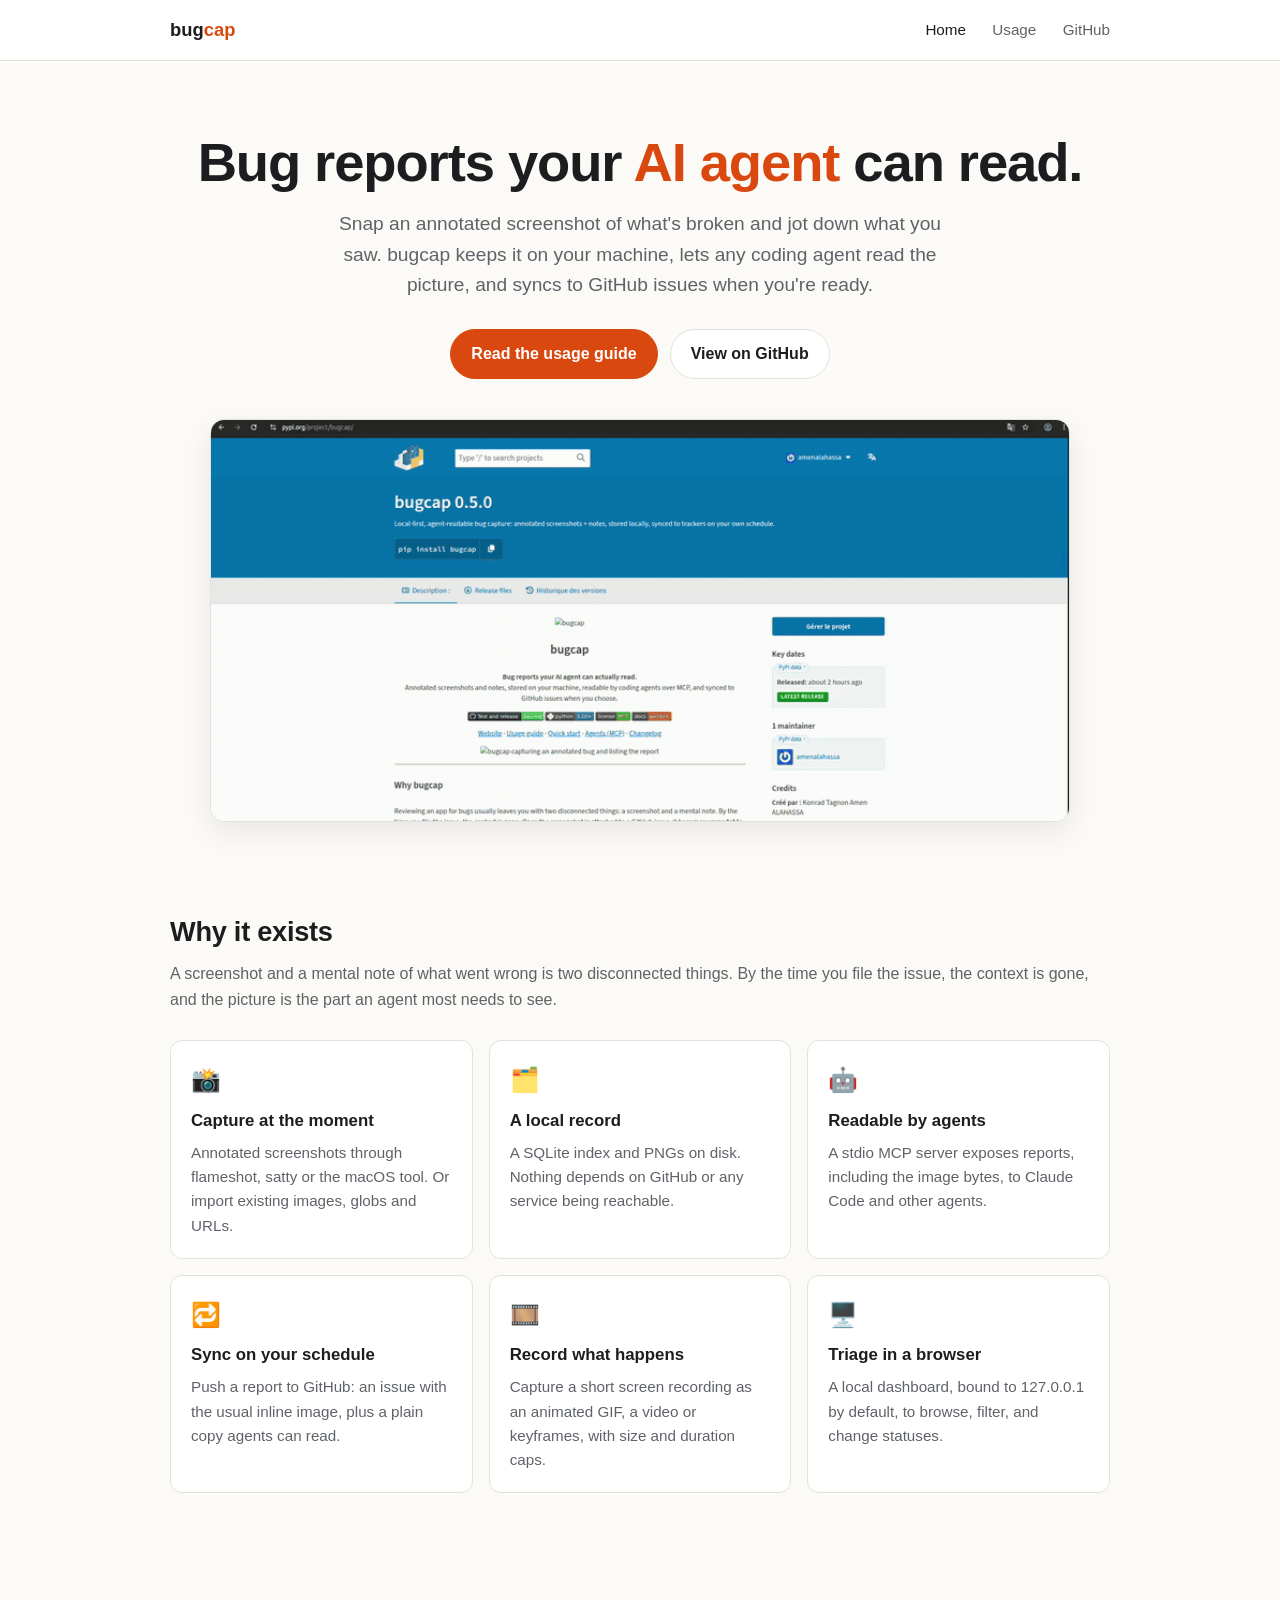
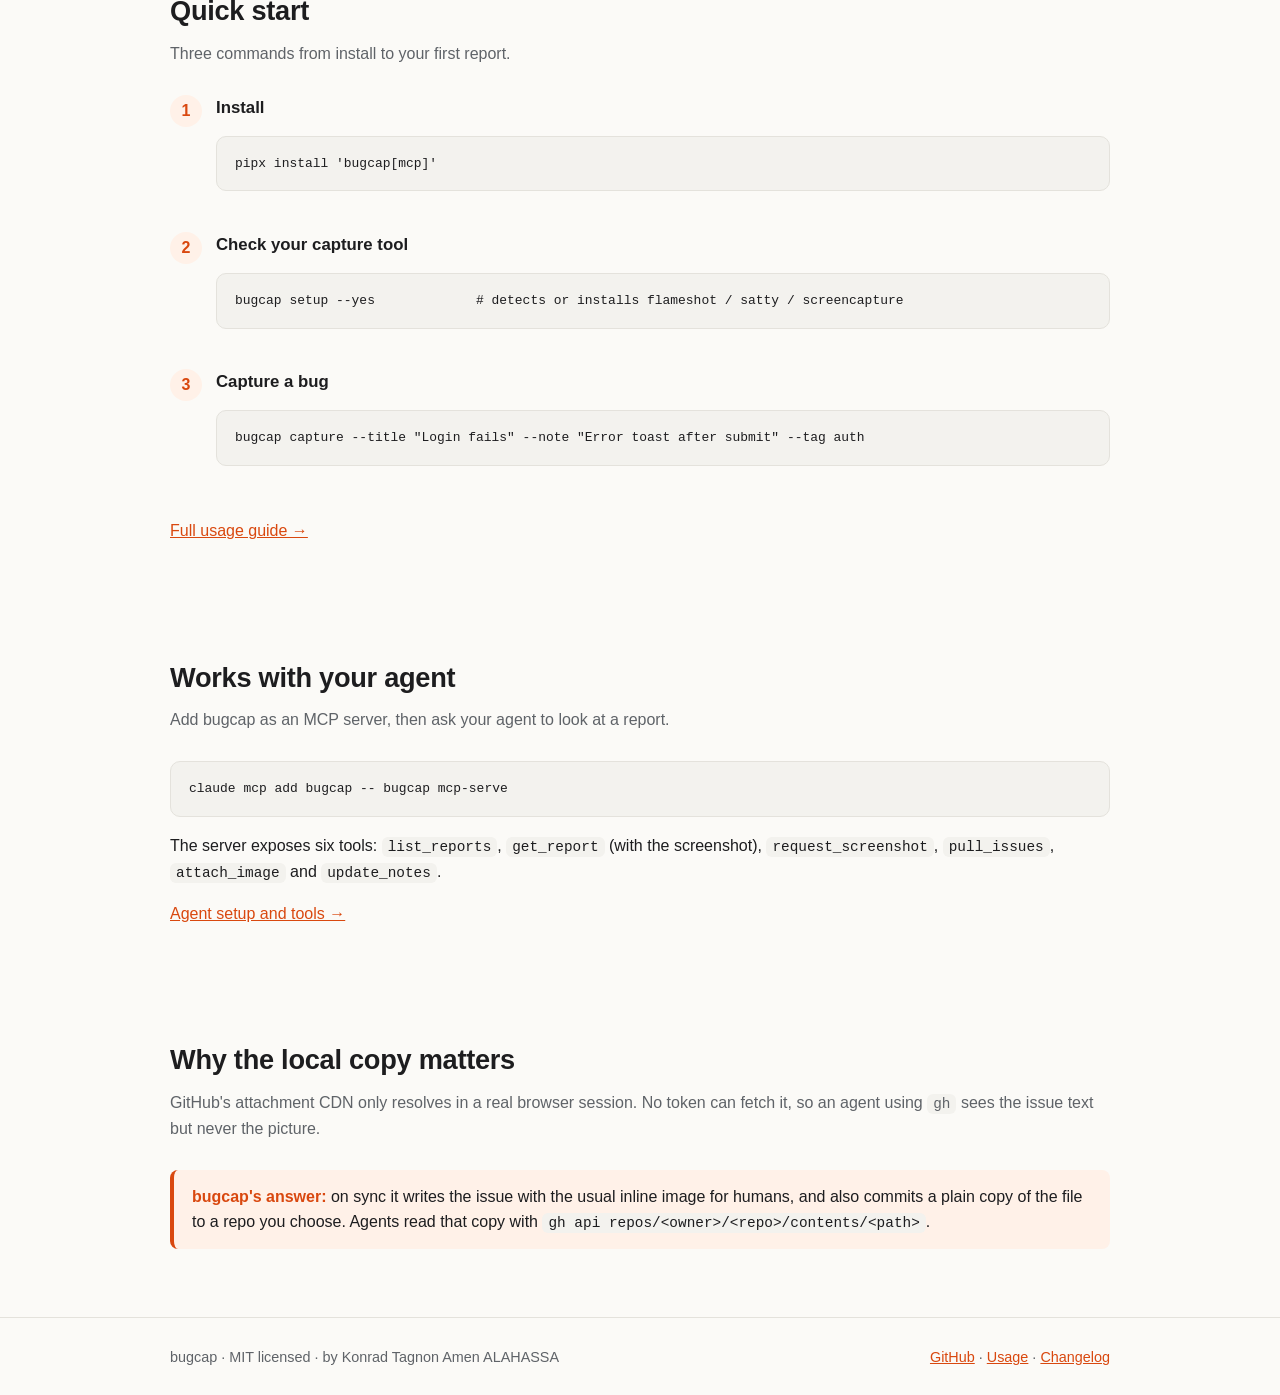
<file: docs/index.html>
<!doctype html>
<html lang="en">
<head>
  <meta charset="utf-8">
  <meta name="viewport" content="width=device-width, initial-scale=1">
  <title>bugcap — bug capture your AI agent can read</title>
  <meta name="description" content="Local-first bug capture: annotated screenshots and notes, stored on your machine, readable by AI coding agents over MCP, synced to GitHub issues when you choose.">
  <meta property="og:title" content="bugcap">
  <meta property="og:description" content="Annotated bug screenshots that AI coding agents can actually read.">
  <link rel="stylesheet" href="assets/style.css">
</head>
<body>

<header class="site">
  <div class="wrap">
    <a class="brand" href="./">bug<span>cap</span></a>
    <nav>
      <a href="./" aria-current="page">Home</a>
      <a href="usage.html">Usage</a>
      <a href="https://github.com/amenalahassa/bugcap">GitHub</a>
    </nav>
  </div>
</header>

<main>
  <div class="hero wrap">
    <h1>Bug reports your <span>AI agent</span> can read.</h1>
    <p class="lead">Snap an annotated screenshot of what's broken and jot down what you saw. bugcap keeps it on your machine, lets any coding agent read the picture, and syncs to GitHub issues when you're ready.</p>
    <div class="cta">
      <a class="btn primary" href="usage.html">Read the usage guide</a>
      <a class="btn" href="https://github.com/amenalahassa/bugcap">View on GitHub</a>
    </div>
    <div class="demo">
      <img src="assets/demo.gif" alt="bugcap live: screenshot a broken page, file a bug with a note, then read it back with bugcap show" onerror="this.parentElement.style.display='none'">
    </div>
  </div>

  <section>
    <div class="wrap">
      <h2>Why it exists</h2>
      <p class="sub">A screenshot and a mental note of what went wrong is two disconnected things. By the time you file the issue, the context is gone, and the picture is the part an agent most needs to see.</p>
      <div class="grid">
        <div class="card">
          <div class="icon">📸</div>
          <h3>Capture at the moment</h3>
          <p>Annotated screenshots through flameshot, satty or the macOS tool. Or import existing images, globs and URLs.</p>
        </div>
        <div class="card">
          <div class="icon">🗂️</div>
          <h3>A local record</h3>
          <p>A SQLite index and PNGs on disk. Nothing depends on GitHub or any service being reachable.</p>
        </div>
        <div class="card">
          <div class="icon">🤖</div>
          <h3>Readable by agents</h3>
          <p>A stdio MCP server exposes reports, including the image bytes, to Claude Code and other agents.</p>
        </div>
        <div class="card">
          <div class="icon">🔁</div>
          <h3>Sync on your schedule</h3>
          <p>Push a report to GitHub: an issue with the usual inline image, plus a plain copy agents can read.</p>
        </div>
        <div class="card">
          <div class="icon">🎞️</div>
          <h3>Record what happens</h3>
          <p>Capture a short screen recording as an animated GIF, a video or keyframes, with size and duration caps.</p>
        </div>
        <div class="card">
          <div class="icon">🖥️</div>
          <h3>Triage in a browser</h3>
          <p>A local dashboard, bound to 127.0.0.1 by default, to browse, filter, and change statuses.</p>
        </div>
      </div>
    </div>
  </section>

  <section>
    <div class="wrap">
      <h2>Quick start</h2>
      <p class="sub">Three commands from install to your first report.</p>
      <ol class="steps">
        <li>
          <h3>Install</h3>
          <pre><code>pipx install 'bugcap[mcp]'</code></pre>
        </li>
        <li>
          <h3>Check your capture tool</h3>
          <pre><code>bugcap setup --yes             # detects or installs flameshot / satty / screencapture</code></pre>
        </li>
        <li>
          <h3>Capture a bug</h3>
          <pre><code>bugcap capture --title "Login fails" --note "Error toast after submit" --tag auth</code></pre>
        </li>
      </ol>
      <p><a href="usage.html">Full usage guide →</a></p>
    </div>
  </section>

  <section>
    <div class="wrap">
      <h2>Works with your agent</h2>
      <p class="sub">Add bugcap as an MCP server, then ask your agent to look at a report.</p>
<pre><code>claude mcp add bugcap -- bugcap mcp-serve</code></pre>
      <p>The server exposes six tools: <code>list_reports</code>, <code>get_report</code> (with the screenshot), <code>request_screenshot</code>, <code>pull_issues</code>, <code>attach_image</code> and <code>update_notes</code>.</p>
      <p><a href="usage.html#mcp">Agent setup and tools →</a></p>
    </div>
  </section>

  <section>
    <div class="wrap">
      <h2>Why the local copy matters</h2>
      <p class="sub">GitHub's attachment CDN only resolves in a real browser session. No token can fetch it, so an agent using <code>gh</code> sees the issue text but never the picture.</p>
      <div class="callout">
        <strong>bugcap's answer:</strong> on sync it writes the issue with the usual inline image for humans, and also commits a plain copy of the file to a repo you choose. Agents read that copy with <code>gh api repos/&lt;owner&gt;/&lt;repo&gt;/contents/&lt;path&gt;</code>.
      </div>
    </div>
  </section>
</main>

<footer class="site">
  <div class="wrap">
    <span>bugcap · MIT licensed · by Konrad Tagnon Amen ALAHASSA</span>
    <span><a href="https://github.com/amenalahassa/bugcap">GitHub</a> · <a href="usage.html">Usage</a> · <a href="https://github.com/amenalahassa/bugcap/blob/master/CHANGELOG.md">Changelog</a></span>
  </div>
</footer>

</body>
</html>
</file>
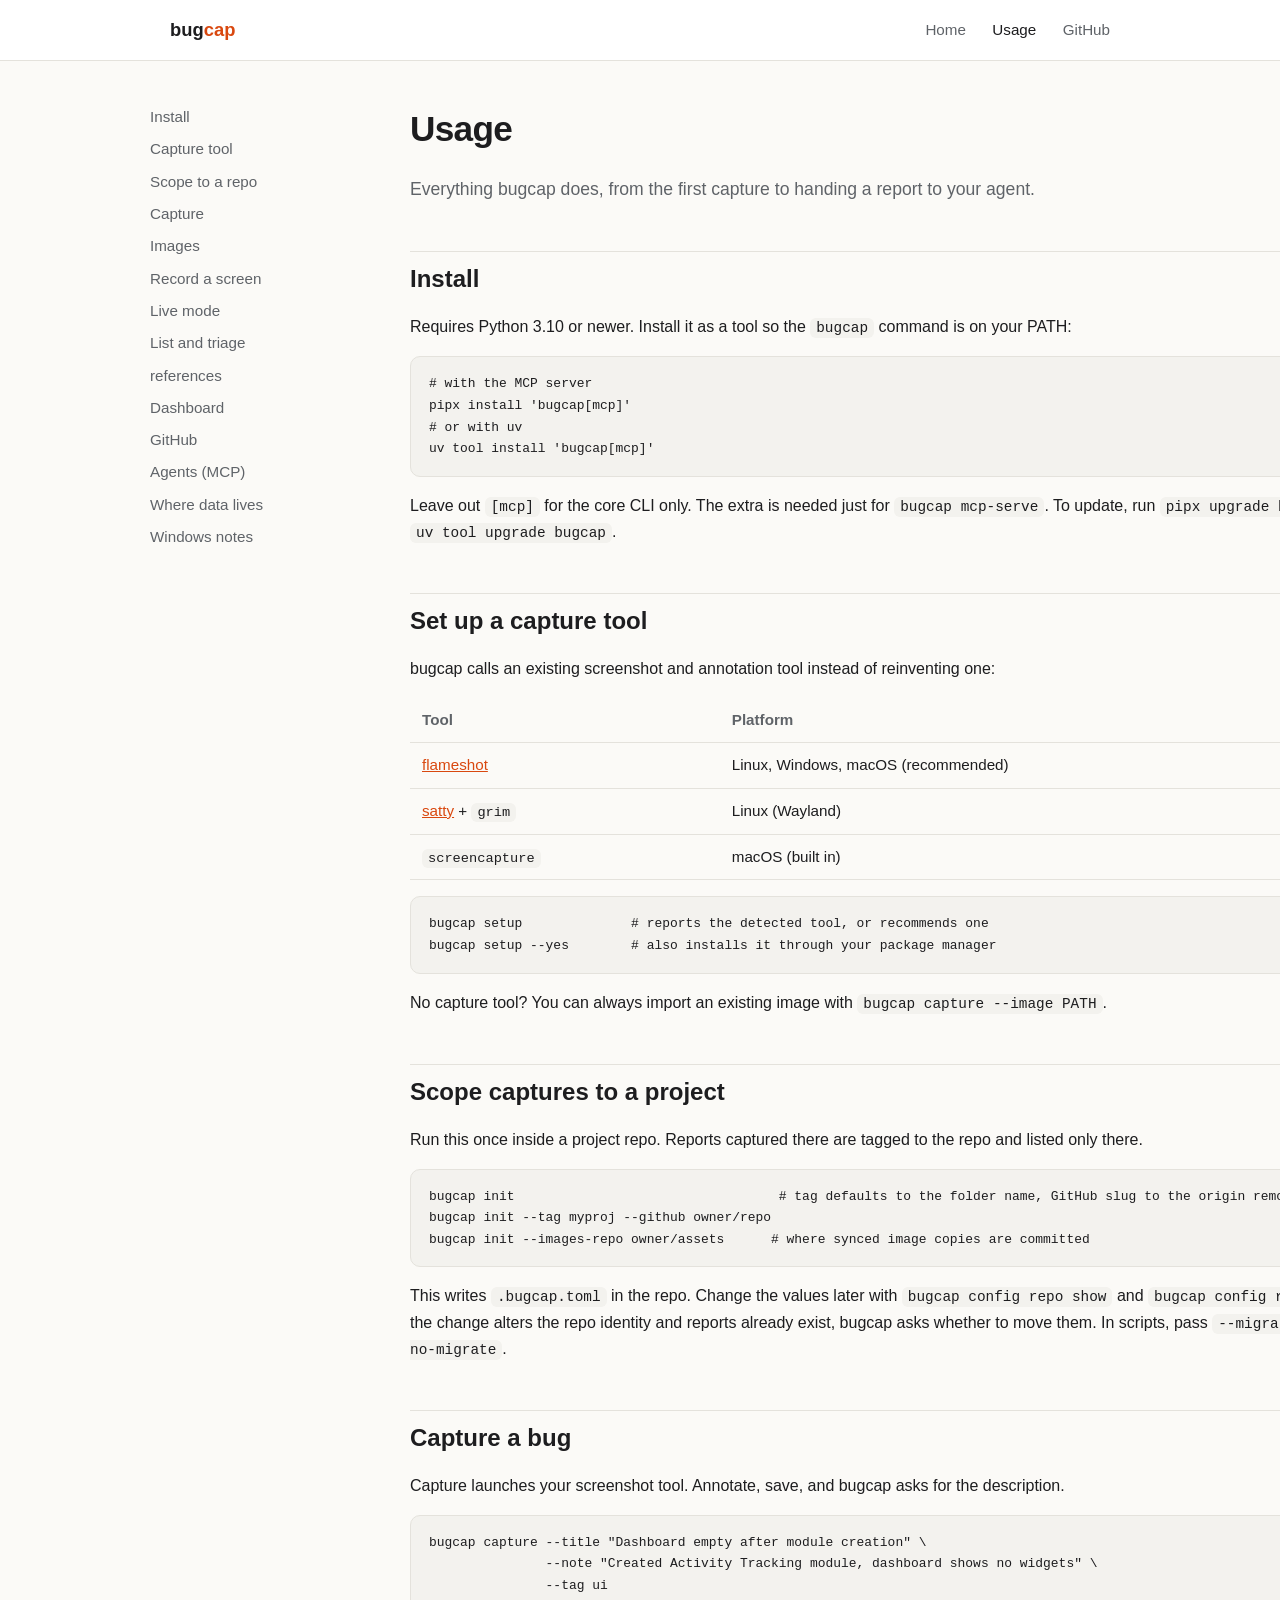
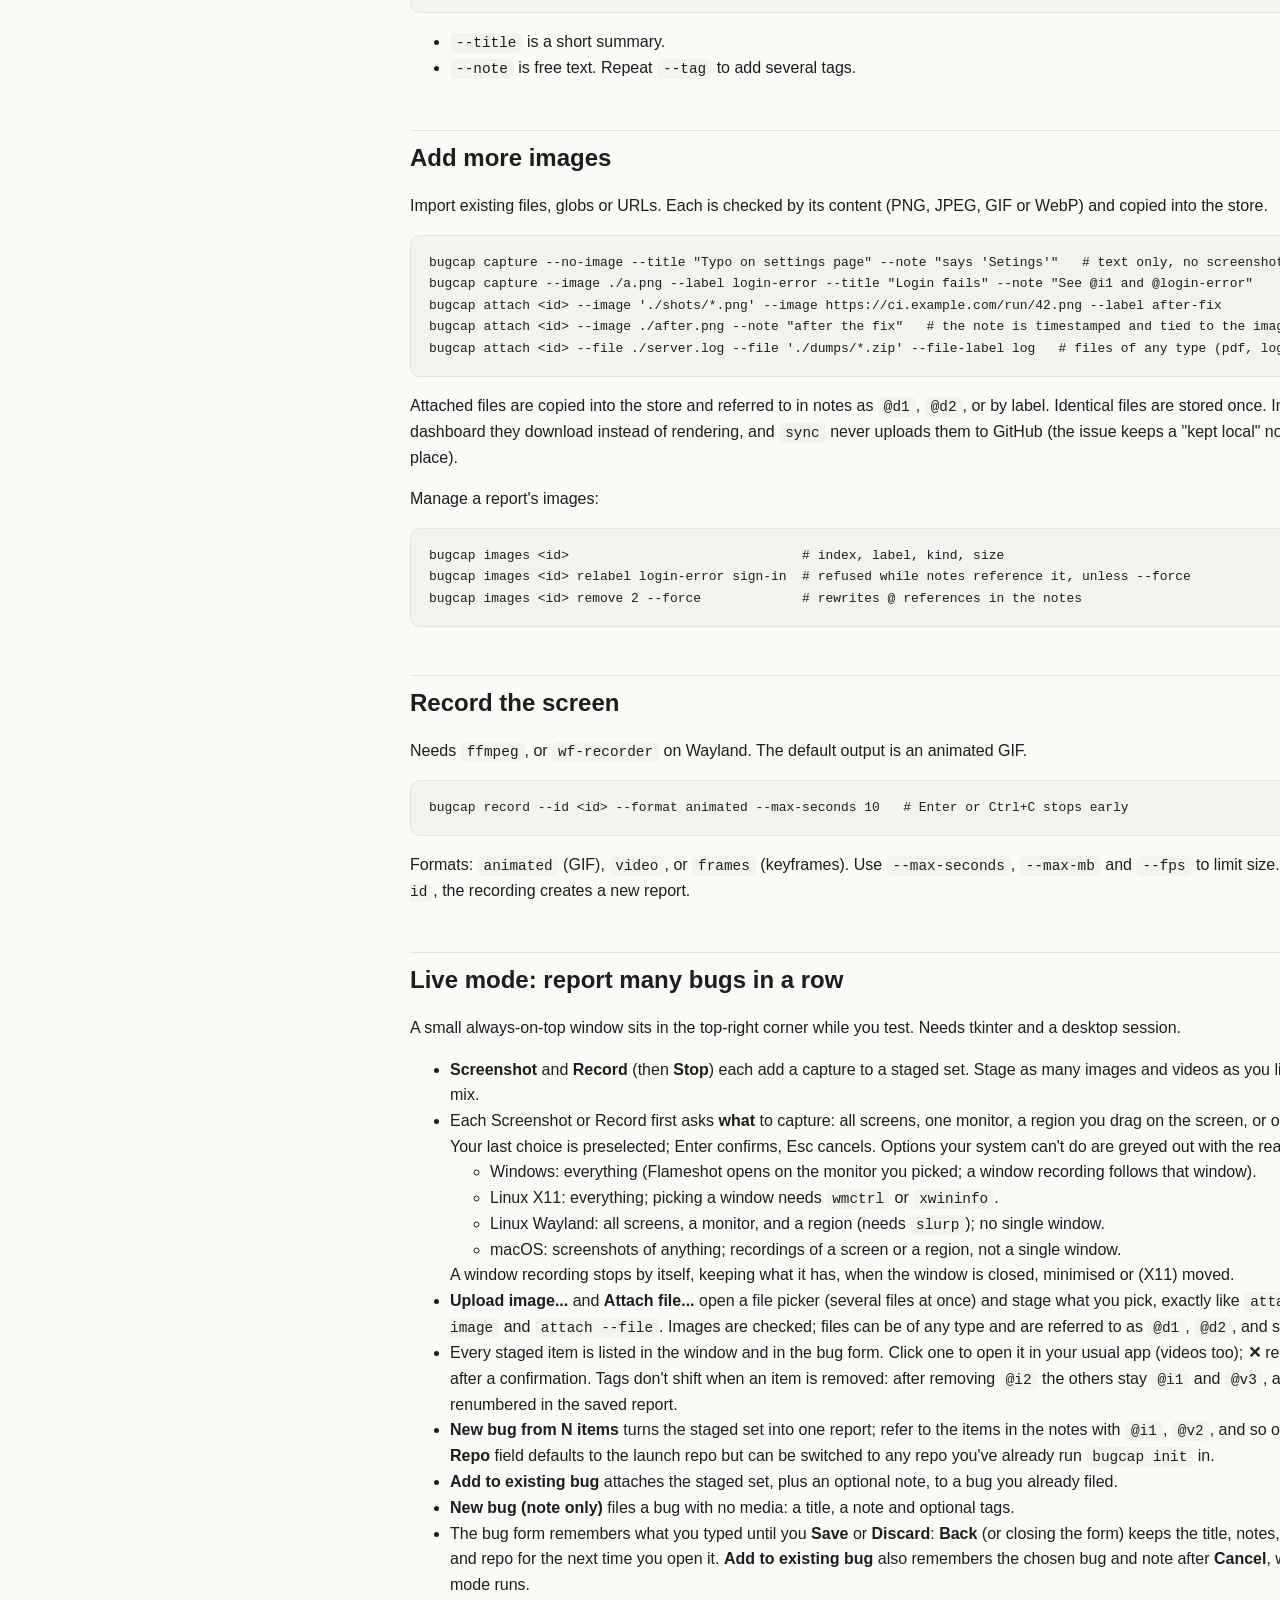
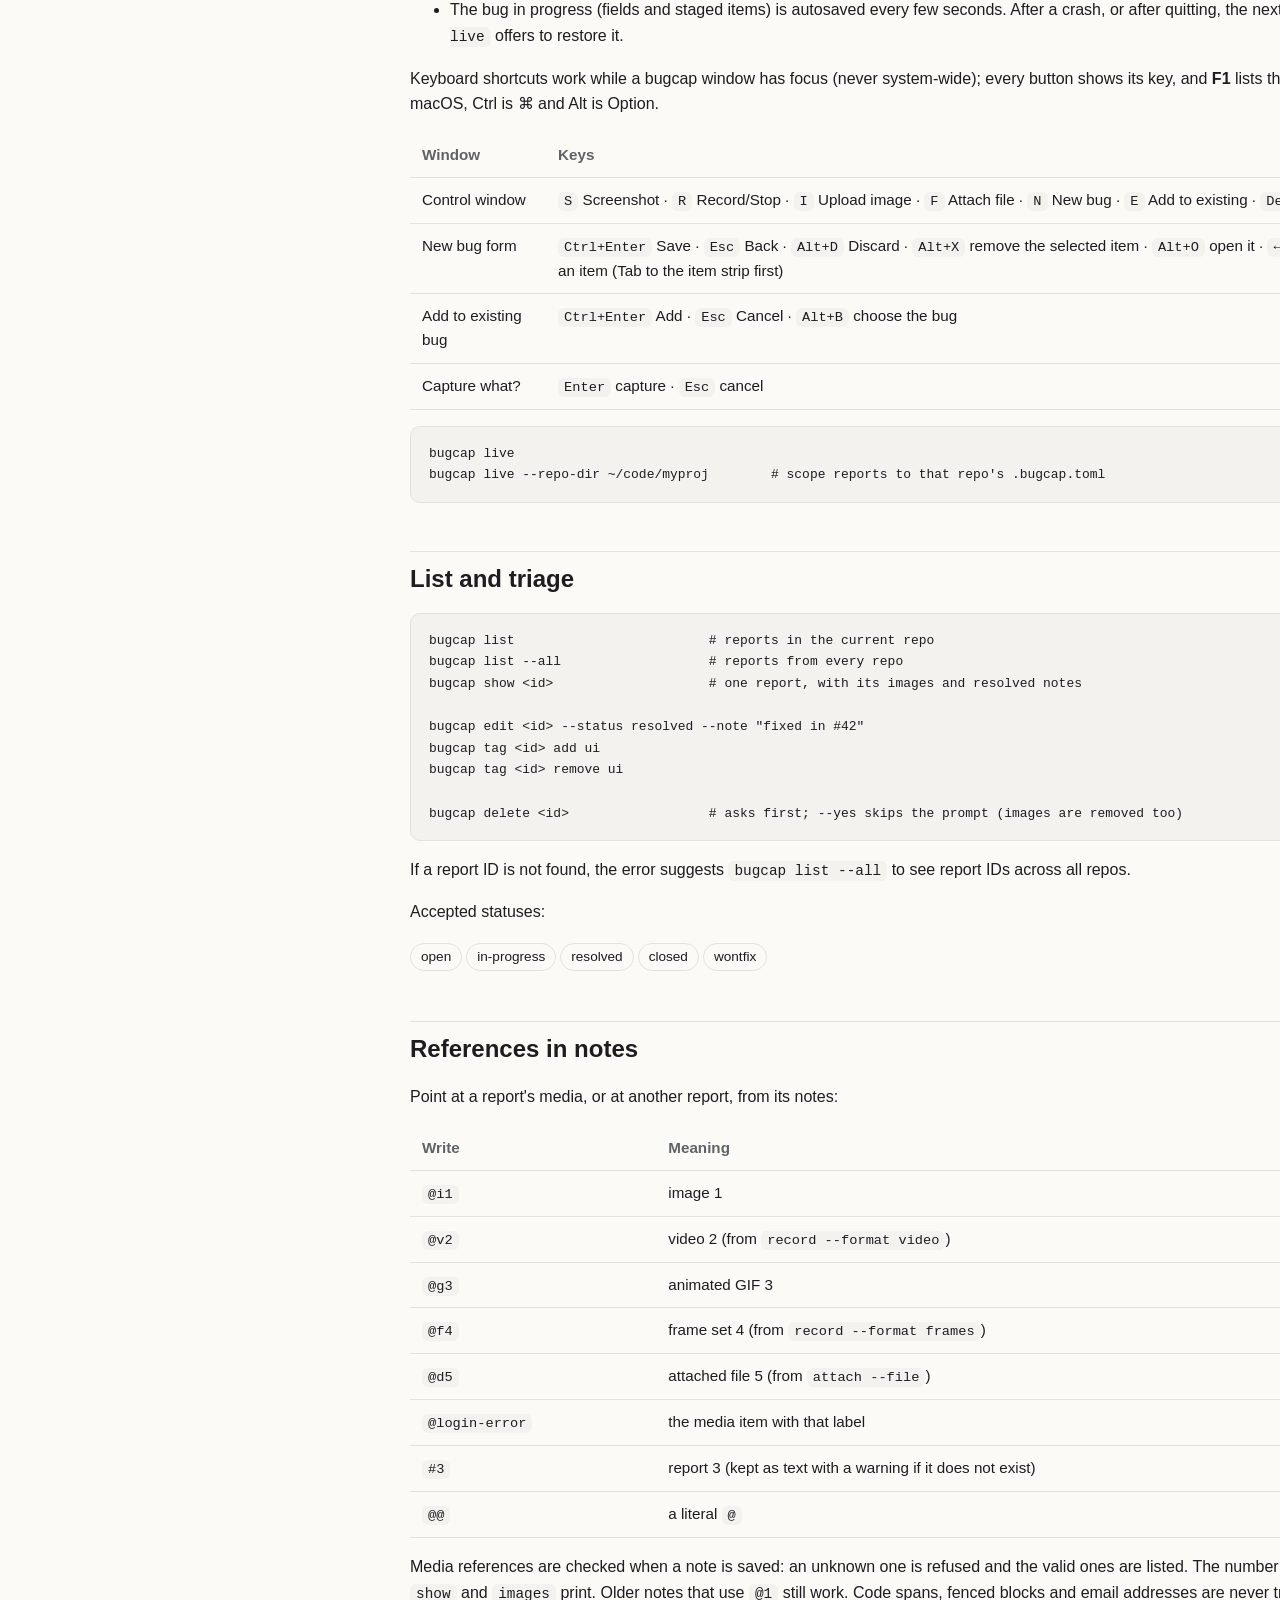
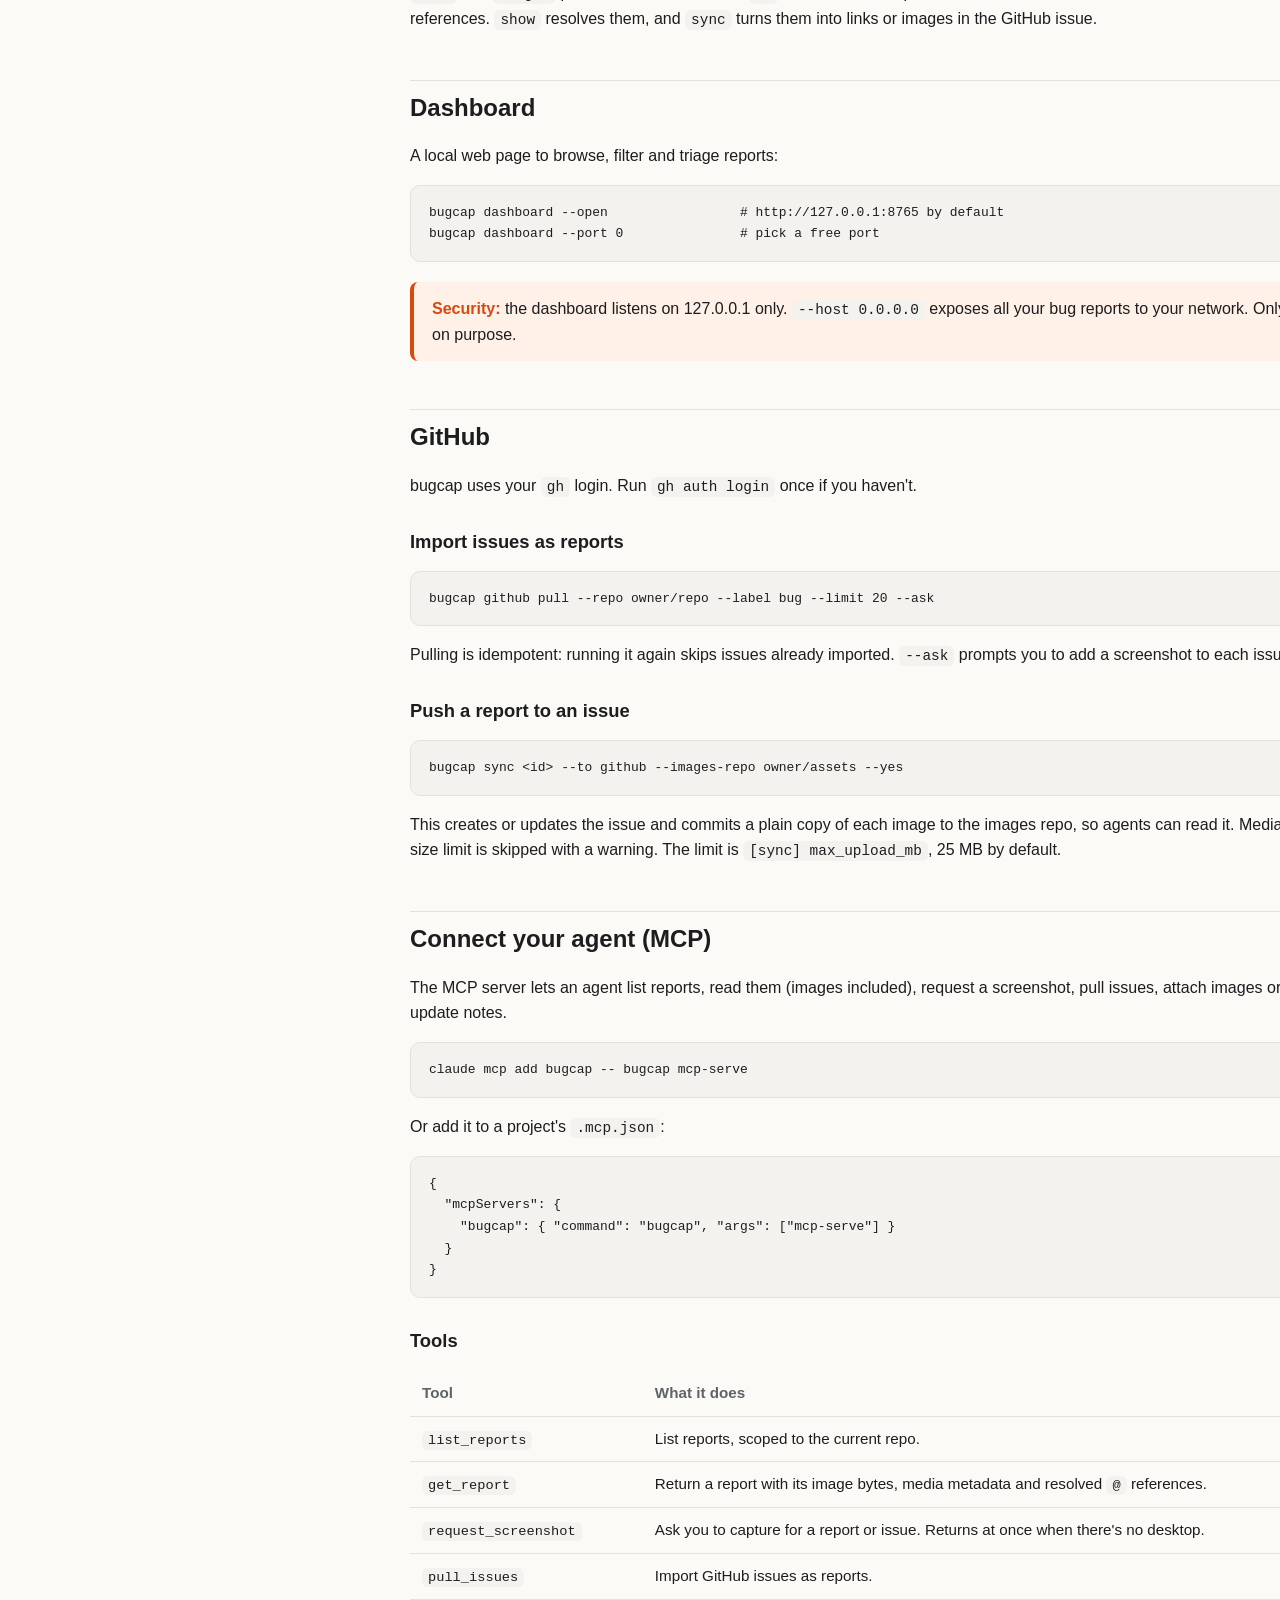
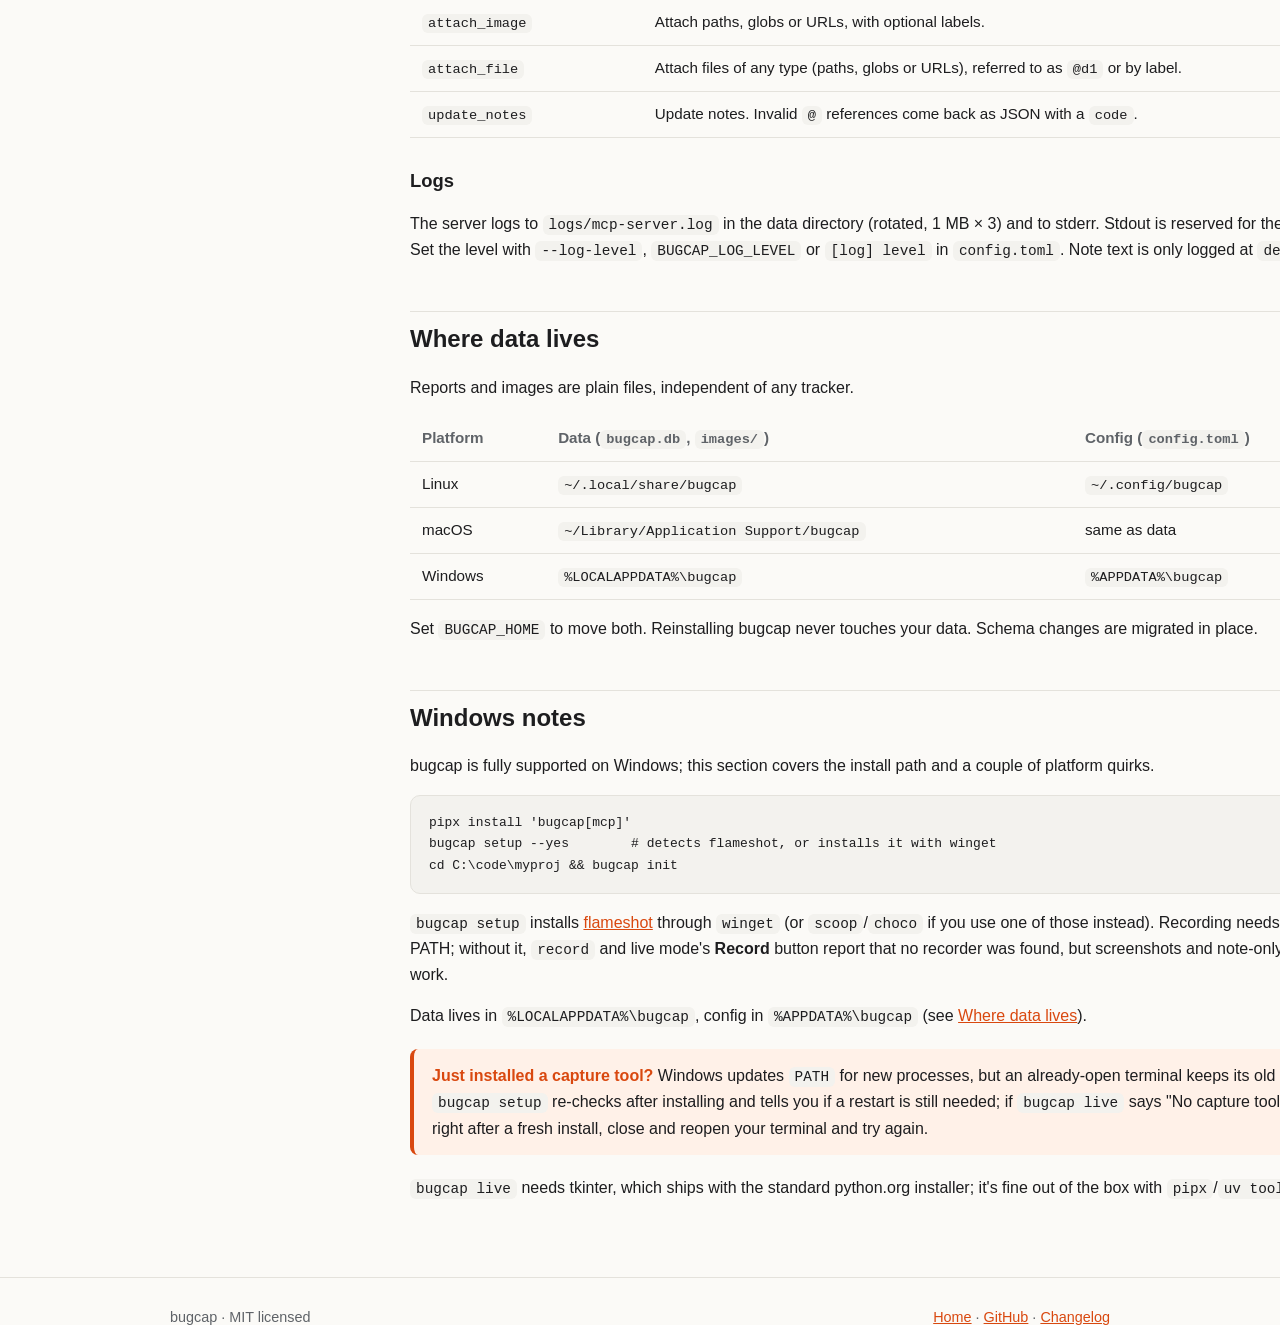
<file: docs/usage.html>
<!doctype html>
<html lang="en">
<head>
  <meta charset="utf-8">
  <meta name="viewport" content="width=device-width, initial-scale=1">
  <title>Usage — bugcap</title>
  <meta name="description" content="How to install and use bugcap: capture, attach, record, triage, sync to GitHub and connect your AI agent over MCP.">
  <link rel="stylesheet" href="assets/style.css">
</head>
<body>

<header class="site">
  <div class="wrap">
    <a class="brand" href="./">bug<span>cap</span></a>
    <nav>
      <a href="./">Home</a>
      <a href="usage.html" aria-current="page">Usage</a>
      <a href="https://github.com/amenalahassa/bugcap">GitHub</a>
    </nav>
  </div>
</header>

<div class="wrap doc">
  <aside>
    <a href="#install">Install</a>
    <a href="#setup">Capture tool</a>
    <a href="#repo">Scope to a repo</a>
    <a href="#capture">Capture</a>
    <a href="#images">Images</a>
    <a href="#record">Record a screen</a>
    <a href="#live">Live mode</a>
    <a href="#browse">List and triage</a>
    <a href="#refs">references</a>
    <a href="#dashboard">Dashboard</a>
    <a href="#github">GitHub</a>
    <a href="#mcp">Agents (MCP)</a>
    <a href="#data">Where data lives</a>
    <a href="#windows">Windows notes</a>
  </aside>

  <main>
    <h1>Usage</h1>
    <p class="lead">Everything bugcap does, from the first capture to handing a report to your agent.</p>

    <h2 id="install">Install</h2>
    <p>Requires Python 3.10 or newer. Install it as a tool so the <code>bugcap</code> command is on your PATH:</p>
<pre><code># with the MCP server
pipx install 'bugcap[mcp]'
# or with uv
uv tool install 'bugcap[mcp]'</code></pre>
    <p>Leave out <code>[mcp]</code> for the core CLI only. The extra is needed just for <code>bugcap mcp-serve</code>. To update, run <code>pipx upgrade bugcap</code> or <code>uv tool upgrade bugcap</code>.</p>

    <h2 id="setup">Set up a capture tool</h2>
    <p>bugcap calls an existing screenshot and annotation tool instead of reinventing one:</p>
    <table>
      <tr><th>Tool</th><th>Platform</th></tr>
      <tr><td><a href="https://flameshot.org/">flameshot</a></td><td>Linux, Windows, macOS (recommended)</td></tr>
      <tr><td><a href="https://github.com/Satty-org/Satty">satty</a> + <code>grim</code></td><td>Linux (Wayland)</td></tr>
      <tr><td><code>screencapture</code></td><td>macOS (built in)</td></tr>
    </table>
<pre><code>bugcap setup              # reports the detected tool, or recommends one
bugcap setup --yes        # also installs it through your package manager</code></pre>
    <p>No capture tool? You can always import an existing image with <code>bugcap capture --image PATH</code>.</p>

    <h2 id="repo">Scope captures to a project</h2>
    <p>Run this once inside a project repo. Reports captured there are tagged to the repo and listed only there.</p>
<pre><code>bugcap init                                  # tag defaults to the folder name, GitHub slug to the origin remote
bugcap init --tag myproj --github owner/repo
bugcap init --images-repo owner/assets      # where synced image copies are committed</code></pre>
    <p>This writes <code>.bugcap.toml</code> in the repo. Change the values later with <code>bugcap config repo show</code> and <code>bugcap config repo set</code>. If the change alters the repo identity and reports already exist, bugcap asks whether to move them. In scripts, pass <code>--migrate</code> or <code>--no-migrate</code>.</p>

    <h2 id="capture">Capture a bug</h2>
    <p>Capture launches your screenshot tool. Annotate, save, and bugcap asks for the description.</p>
<pre><code>bugcap capture --title "Dashboard empty after module creation" \
               --note "Created Activity Tracking module, dashboard shows no widgets" \
               --tag ui</code></pre>
    <ul>
      <li><code>--title</code> is a short summary.</li>
      <li><code>--note</code> is free text. Repeat <code>--tag</code> to add several tags.</li>
    </ul>

    <h2 id="images">Add more images</h2>
    <p>Import existing files, globs or URLs. Each is checked by its content (PNG, JPEG, GIF or WebP) and copied into the store.</p>
<pre><code>bugcap capture --no-image --title "Typo on settings page" --note "says 'Setings'"   # text only, no screenshot
bugcap capture --image ./a.png --label login-error --title "Login fails" --note "See @i1 and @login-error"
bugcap attach &lt;id&gt; --image './shots/*.png' --image https://ci.example.com/run/42.png --label after-fix
bugcap attach &lt;id&gt; --image ./after.png --note "after the fix"   # the note is timestamped and tied to the image
bugcap attach &lt;id&gt; --file ./server.log --file './dumps/*.zip' --file-label log   # files of any type (pdf, log, zip...)</code></pre>
    <p>Attached files are copied into the store and referred to in notes as <code>@d1</code>, <code>@d2</code>, or by label. Identical files are stored once. In the dashboard they download instead of rendering, and <code>sync</code> never uploads them to GitHub (the issue keeps a "kept local" note in their place).</p>
    <p>Manage a report's images:</p>
<pre><code>bugcap images &lt;id&gt;                              # index, label, kind, size
bugcap images &lt;id&gt; relabel login-error sign-in  # refused while notes reference it, unless --force
bugcap images &lt;id&gt; remove 2 --force             # rewrites @ references in the notes</code></pre>

    <h2 id="record">Record the screen</h2>
    <p>Needs <code>ffmpeg</code>, or <code>wf-recorder</code> on Wayland. The default output is an animated GIF.</p>
<pre><code>bugcap record --id &lt;id&gt; --format animated --max-seconds 10   # Enter or Ctrl+C stops early</code></pre>
    <p>Formats: <code>animated</code> (GIF), <code>video</code>, or <code>frames</code> (keyframes). Use <code>--max-seconds</code>, <code>--max-mb</code> and <code>--fps</code> to limit size. Without <code>--id</code>, the recording creates a new report.</p>

    <h2 id="live">Live mode: report many bugs in a row</h2>
    <p>A small always-on-top window sits in the top-right corner while you test. Needs tkinter and a desktop session.</p>
    <ul>
      <li><strong>Screenshot</strong> and <strong>Record</strong> (then <strong>Stop</strong>) each add a capture to a staged set. Stage as many images and videos as you like, in any mix.</li>
      <li>Each Screenshot or Record first asks <strong>what</strong> to capture: all screens, one monitor, a region you drag on the screen, or one window. Your last choice is preselected; Enter confirms, Esc cancels. Options your system can't do are greyed out with the reason:
        <ul>
          <li>Windows: everything (Flameshot opens on the monitor you picked; a window recording follows that window).</li>
          <li>Linux X11: everything; picking a window needs <code>wmctrl</code> or <code>xwininfo</code>.</li>
          <li>Linux Wayland: all screens, a monitor, and a region (needs <code>slurp</code>); no single window.</li>
          <li>macOS: screenshots of anything; recordings of a screen or a region, not a single window.</li>
        </ul>
        A window recording stops by itself, keeping what it has, when the window is closed, minimised or (X11) moved.</li>
      <li><strong>Upload image...</strong> and <strong>Attach file...</strong> open a file picker (several files at once) and stage what you pick, exactly like <code>attach --image</code> and <code>attach --file</code>. Images are checked; files can be of any type and are referred to as <code>@d1</code>, <code>@d2</code>, and so on.</li>
      <li>Every staged item is listed in the window and in the bug form. Click one to open it in your usual app (videos too); <strong>✕</strong> removes it after a confirmation. Tags don't shift when an item is removed: after removing <code>@i2</code> the others stay <code>@i1</code> and <code>@v3</code>, and they are renumbered in the saved report.</li>
      <li><strong>New bug from N items</strong> turns the staged set into one report; refer to the items in the notes with <code>@i1</code>, <code>@v2</code>, and so on. The form's <strong>Repo</strong> field defaults to the launch repo but can be switched to any repo you've already run <code>bugcap init</code> in.</li>
      <li><strong>Add to existing bug</strong> attaches the staged set, plus an optional note, to a bug you already filed.</li>
      <li><strong>New bug (note only)</strong> files a bug with no media: a title, a note and optional tags.</li>
      <li>The bug form remembers what you typed until you <strong>Save</strong> or <strong>Discard</strong>: <strong>Back</strong> (or closing the form) keeps the title, notes, tags, status and repo for the next time you open it. <strong>Add to existing bug</strong> also remembers the chosen bug and note after <strong>Cancel</strong>, while live mode runs.</li>
      <li>The bug in progress (fields and staged items) is autosaved every few seconds. After a crash, or after quitting, the next <code>bugcap live</code> offers to restore it.</li>
    </ul>
    <p>Keyboard shortcuts work while a bugcap window has focus (never system-wide); every button shows its key, and <strong>F1</strong> lists them all. On macOS, Ctrl is ⌘ and Alt is Option.</p>
    <table>
      <tr><th>Window</th><th>Keys</th></tr>
      <tr><td>Control window</td><td><code>S</code> Screenshot · <code>R</code> Record/Stop · <code>I</code> Upload image · <code>F</code> Attach file · <code>N</code> New bug · <code>E</code> Add to existing · <code>Del</code> Clear</td></tr>
      <tr><td>New bug form</td><td><code>Ctrl+Enter</code> Save · <code>Esc</code> Back · <code>Alt+D</code> Discard · <code>Alt+X</code> remove the selected item · <code>Alt+O</code> open it · <code>←</code>/<code>→</code> select an item (Tab to the item strip first)</td></tr>
      <tr><td>Add to existing bug</td><td><code>Ctrl+Enter</code> Add · <code>Esc</code> Cancel · <code>Alt+B</code> choose the bug</td></tr>
      <tr><td>Capture what?</td><td><code>Enter</code> capture · <code>Esc</code> cancel</td></tr>
    </table>
<pre><code>bugcap live
bugcap live --repo-dir ~/code/myproj        # scope reports to that repo's .bugcap.toml</code></pre>

    <h2 id="browse">List and triage</h2>
<pre><code>bugcap list                         # reports in the current repo
bugcap list --all                   # reports from every repo
bugcap show &lt;id&gt;                    # one report, with its images and resolved notes

bugcap edit &lt;id&gt; --status resolved --note "fixed in #42"
bugcap tag &lt;id&gt; add ui
bugcap tag &lt;id&gt; remove ui

bugcap delete &lt;id&gt;                  # asks first; --yes skips the prompt (images are removed too)</code></pre>
    <p>If a report ID is not found, the error suggests <code>bugcap list --all</code> to see report IDs across all repos.</p>
    <p>Accepted statuses:</p>
    <p class="statuses"><span>open</span><span>in-progress</span><span>resolved</span><span>closed</span><span>wontfix</span></p>

    <h2 id="refs">References in notes</h2>
    <p>Point at a report's media, or at another report, from its notes:</p>
    <table>
      <tr><th>Write</th><th>Meaning</th></tr>
      <tr><td><code>@i1</code></td><td>image 1</td></tr>
      <tr><td><code>@v2</code></td><td>video 2 (from <code>record --format video</code>)</td></tr>
      <tr><td><code>@g3</code></td><td>animated GIF 3</td></tr>
      <tr><td><code>@f4</code></td><td>frame set 4 (from <code>record --format frames</code>)</td></tr>
      <tr><td><code>@d5</code></td><td>attached file 5 (from <code>attach --file</code>)</td></tr>
      <tr><td><code>@login-error</code></td><td>the media item with that label</td></tr>
      <tr><td><code>#3</code></td><td>report 3 (kept as text with a warning if it does not exist)</td></tr>
      <tr><td><code>@@</code></td><td>a literal <code>@</code></td></tr>
    </table>
    <p>Media references are checked when a note is saved: an unknown one is refused and the valid ones are listed. The number is the one <code>show</code> and <code>images</code> print. Older notes that use <code>@1</code> still work. Code spans, fenced blocks and email addresses are never treated as references. <code>show</code> resolves them, and <code>sync</code> turns them into links or images in the GitHub issue.</p>

    <h2 id="dashboard">Dashboard</h2>
    <p>A local web page to browse, filter and triage reports:</p>
<pre><code>bugcap dashboard --open                 # http://127.0.0.1:8765 by default
bugcap dashboard --port 0               # pick a free port</code></pre>
    <div class="callout"><strong>Security:</strong> the dashboard listens on 127.0.0.1 only. <code>--host 0.0.0.0</code> exposes all your bug reports to your network. Only do that on purpose.</div>

    <h2 id="github">GitHub</h2>
    <p>bugcap uses your <code>gh</code> login. Run <code>gh auth login</code> once if you haven't.</p>
    <h3>Import issues as reports</h3>
<pre><code>bugcap github pull --repo owner/repo --label bug --limit 20 --ask</code></pre>
    <p>Pulling is idempotent: running it again skips issues already imported. <code>--ask</code> prompts you to add a screenshot to each issue.</p>
    <h3>Push a report to an issue</h3>
<pre><code>bugcap sync &lt;id&gt; --to github --images-repo owner/assets --yes</code></pre>
    <p>This creates or updates the issue and commits a plain copy of each image to the images repo, so agents can read it. Media over the size limit is skipped with a warning. The limit is <code>[sync] max_upload_mb</code>, 25 MB by default.</p>

    <h2 id="mcp">Connect your agent (MCP)</h2>
    <p>The MCP server lets an agent list reports, read them (images included), request a screenshot, pull issues, attach images or files and update notes.</p>
<pre><code>claude mcp add bugcap -- bugcap mcp-serve</code></pre>
    <p>Or add it to a project's <code>.mcp.json</code>:</p>
<pre><code>{
  "mcpServers": {
    "bugcap": { "command": "bugcap", "args": ["mcp-serve"] }
  }
}</code></pre>
    <h3>Tools</h3>
    <table>
      <tr><th>Tool</th><th>What it does</th></tr>
      <tr><td><code>list_reports</code></td><td>List reports, scoped to the current repo.</td></tr>
      <tr><td><code>get_report</code></td><td>Return a report with its image bytes, media metadata and resolved <code>@</code> references.</td></tr>
      <tr><td><code>request_screenshot</code></td><td>Ask you to capture for a report or issue. Returns at once when there's no desktop.</td></tr>
      <tr><td><code>pull_issues</code></td><td>Import GitHub issues as reports.</td></tr>
      <tr><td><code>attach_image</code></td><td>Attach paths, globs or URLs, with optional labels.</td></tr>
      <tr><td><code>attach_file</code></td><td>Attach files of any type (paths, globs or URLs), referred to as <code>@d1</code> or by label.</td></tr>
      <tr><td><code>update_notes</code></td><td>Update notes. Invalid <code>@</code> references come back as JSON with a <code>code</code>.</td></tr>
    </table>
    <h3>Logs</h3>
    <p>The server logs to <code>logs/mcp-server.log</code> in the data directory (rotated, 1 MB × 3) and to stderr. Stdout is reserved for the protocol. Set the level with <code>--log-level</code>, <code>BUGCAP_LOG_LEVEL</code> or <code>[log] level</code> in <code>config.toml</code>. Note text is only logged at <code>debug</code>.</p>

    <h2 id="data">Where data lives</h2>
    <p>Reports and images are plain files, independent of any tracker.</p>
    <table>
      <tr><th>Platform</th><th>Data (<code>bugcap.db</code>, <code>images/</code>)</th><th>Config (<code>config.toml</code>)</th></tr>
      <tr><td>Linux</td><td><code>~/.local/share/bugcap</code></td><td><code>~/.config/bugcap</code></td></tr>
      <tr><td>macOS</td><td><code>~/Library/Application Support/bugcap</code></td><td>same as data</td></tr>
      <tr><td>Windows</td><td><code>%LOCALAPPDATA%\bugcap</code></td><td><code>%APPDATA%\bugcap</code></td></tr>
    </table>
    <p>Set <code>BUGCAP_HOME</code> to move both. Reinstalling bugcap never touches your data. Schema changes are migrated in place.</p>

    <h2 id="windows">Windows notes</h2>
    <p>bugcap is fully supported on Windows; this section covers the install path and a couple of platform quirks.</p>
<pre><code>pipx install 'bugcap[mcp]'
bugcap setup --yes        # detects flameshot, or installs it with winget
cd C:\code\myproj &amp;&amp; bugcap init</code></pre>
    <p><code>bugcap setup</code> installs <a href="https://flameshot.org/">flameshot</a> through <code>winget</code> (or <code>scoop</code>/<code>choco</code> if you use one of those instead). Recording needs <code>ffmpeg</code> on PATH; without it, <code>record</code> and live mode's <strong>Record</strong> button report that no recorder was found, but screenshots and note-only bugs still work.</p>
    <p>Data lives in <code>%LOCALAPPDATA%\bugcap</code>, config in <code>%APPDATA%\bugcap</code> (see <a href="#data">Where data lives</a>).</p>
    <div class="callout"><strong>Just installed a capture tool?</strong> Windows updates <code>PATH</code> for new processes, but an already-open terminal keeps its old one. <code>bugcap setup</code> re-checks after installing and tells you if a restart is still needed; if <code>bugcap live</code> says "No capture tool found" right after a fresh install, close and reopen your terminal and try again.</div>
    <p><code>bugcap live</code> needs tkinter, which ships with the standard python.org installer; it's fine out of the box with <code>pipx</code>/<code>uv tool install</code>.</p>
  </main>
</div>

<footer class="site">
  <div class="wrap">
    <span>bugcap · MIT licensed</span>
    <span><a href="./">Home</a> · <a href="https://github.com/amenalahassa/bugcap">GitHub</a> · <a href="https://github.com/amenalahassa/bugcap/blob/master/CHANGELOG.md">Changelog</a></span>
  </div>
</footer>

</body>
</html>
</file>
<file: docs/assets/style.css>
:root {
  --bg: #fbfaf7;
  --surface: #ffffff;
  --text: #1d1d1f;
  --muted: #5f6368;
  --accent: #d9480f;
  --accent-soft: #fff1e8;
  --code-bg: #f3f2ee;
  --border: #e4e2dc;
  --ok: #2b8a3e;
  --warn: #b25e00;
}

@media (prefers-color-scheme: dark) {
  :root:not([data-theme="light"]) {
    --bg: #14151a;
    --surface: #1d1f26;
    --text: #ececf1;
    --muted: #a0a4ad;
    --accent: #ff8a4c;
    --accent-soft: #2a1f18;
    --code-bg: #23252d;
    --border: #2f323c;
    --ok: #69db7c;
    --warn: #ffd43b;
  }
}

:root[data-theme="dark"] {
  --bg: #14151a;
  --surface: #1d1f26;
  --text: #ececf1;
  --muted: #a0a4ad;
  --accent: #ff8a4c;
  --accent-soft: #2a1f18;
  --code-bg: #23252d;
  --border: #2f323c;
  --ok: #69db7c;
  --warn: #ffd43b;
}

* { box-sizing: border-box; }

body {
  margin: 0;
  background: var(--bg);
  color: var(--text);
  font: 16px/1.6 -apple-system, BlinkMacSystemFont, "Segoe UI", Inter, Roboto, sans-serif;
}

a { color: var(--accent); }

.wrap { max-width: 980px; margin: 0 auto; padding: 0 20px; }

header.site {
  border-bottom: 1px solid var(--border);
  background: var(--surface);
  position: sticky;
  top: 0;
  z-index: 10;
}
header.site .wrap {
  display: flex;
  align-items: center;
  justify-content: space-between;
  height: 60px;
}
header.site .brand { font-weight: 700; font-size: 1.15rem; color: var(--text); text-decoration: none; }
header.site .brand span { color: var(--accent); }
header.site nav a {
  color: var(--muted);
  text-decoration: none;
  margin-left: 22px;
  font-size: 0.95rem;
}
header.site nav a:hover, header.site nav a[aria-current="page"] { color: var(--text); }

.hero { padding: 72px 0 40px; text-align: center; }
.hero h1 { font-size: clamp(2.2rem, 6vw, 3.4rem); line-height: 1.1; margin: 0 0 16px; letter-spacing: -0.02em; }
.hero h1 span { color: var(--accent); }
.hero p.lead { font-size: 1.2rem; color: var(--muted); max-width: 640px; margin: 0 auto 28px; }
.cta { display: flex; gap: 12px; justify-content: center; flex-wrap: wrap; }
.btn {
  display: inline-block;
  padding: 11px 20px;
  border-radius: 999px;
  border: 1px solid var(--border);
  color: var(--text);
  text-decoration: none;
  font-weight: 600;
  background: var(--surface);
}
.btn.primary { background: var(--accent); border-color: var(--accent); color: #fff; }
.btn:hover { filter: brightness(1.05); }

.demo {
  margin: 40px auto 0;
  max-width: 860px;
  border: 1px solid var(--border);
  border-radius: 14px;
  overflow: hidden;
  background: var(--surface);
  box-shadow: 0 10px 30px rgba(0,0,0,0.08);
}
.demo img { display: block; width: 100%; height: auto; }

section { padding: 48px 0; }
section h2 { font-size: 1.7rem; margin: 0 0 8px; letter-spacing: -0.01em; }
section > .wrap > p.sub { color: var(--muted); margin: 0 0 28px; }

.grid { display: grid; grid-template-columns: repeat(auto-fit, minmax(240px, 1fr)); gap: 16px; }
.card {
  background: var(--surface);
  border: 1px solid var(--border);
  border-radius: 12px;
  padding: 20px;
}
.card h3 { margin: 0 0 6px; font-size: 1.05rem; }
.card p { margin: 0; color: var(--muted); font-size: 0.95rem; }
.card .icon { font-size: 1.5rem; margin-bottom: 8px; }

.steps { counter-reset: step; list-style: none; padding: 0; margin: 0; }
.steps li {
  counter-increment: step;
  position: relative;
  padding: 0 0 22px 46px;
}
.steps li::before {
  content: counter(step);
  position: absolute; left: 0; top: 0;
  width: 32px; height: 32px; border-radius: 50%;
  background: var(--accent-soft); color: var(--accent);
  font-weight: 700; display: flex; align-items: center; justify-content: center;
}
.steps li h3 { margin: 4px 0 6px; font-size: 1.05rem; }
.steps li p { margin: 0; color: var(--muted); }

pre, code { font-family: ui-monospace, SFMono-Regular, Menlo, Consolas, monospace; }
code { background: var(--code-bg); padding: 2px 6px; border-radius: 6px; font-size: 0.9em; }
pre {
  background: var(--code-bg);
  border: 1px solid var(--border);
  border-radius: 10px;
  padding: 16px 18px;
  overflow-x: auto;
  font-size: 0.9rem;
  line-height: 1.5;
}
pre code { background: none; padding: 0; }

.callout {
  border-left: 4px solid var(--accent);
  background: var(--accent-soft);
  padding: 14px 18px;
  border-radius: 8px;
  margin: 20px 0;
}
.callout strong { color: var(--accent); }

table { width: 100%; border-collapse: collapse; margin: 16px 0; font-size: 0.95rem; }
th, td { text-align: left; padding: 10px 12px; border-bottom: 1px solid var(--border); vertical-align: top; }
th { color: var(--muted); font-weight: 600; }

.statuses span {
  display: inline-block;
  padding: 2px 10px;
  border-radius: 999px;
  border: 1px solid var(--border);
  font-size: 0.85rem;
  margin: 2px 4px 2px 0;
}

footer.site { border-top: 1px solid var(--border); padding: 28px 0; color: var(--muted); font-size: 0.9rem; }
footer.site .wrap { display: flex; justify-content: space-between; flex-wrap: wrap; gap: 10px; }

/* usage page layout */
.doc { display: grid; grid-template-columns: 220px 1fr; gap: 40px; padding: 40px 0 60px; }
.doc aside { position: sticky; top: 90px; align-self: start; font-size: 0.95rem; }
.doc aside a { display: block; color: var(--muted); text-decoration: none; padding: 4px 0; }
.doc aside a:hover { color: var(--text); }
.doc h1 { font-size: 2.2rem; margin: 0 0 8px; letter-spacing: -0.02em; }
.doc h2 { font-size: 1.5rem; margin: 48px 0 12px; padding-top: 8px; border-top: 1px solid var(--border); }
.doc h3 { font-size: 1.15rem; margin: 28px 0 8px; }
.doc p.lead { color: var(--muted); font-size: 1.1rem; }

@media (max-width: 760px) {
  .doc { grid-template-columns: 1fr; }
  .doc aside { position: static; }
  header.site nav a { margin-left: 14px; font-size: 0.88rem; }
  .hero { padding: 48px 0 28px; }
}
</file>
